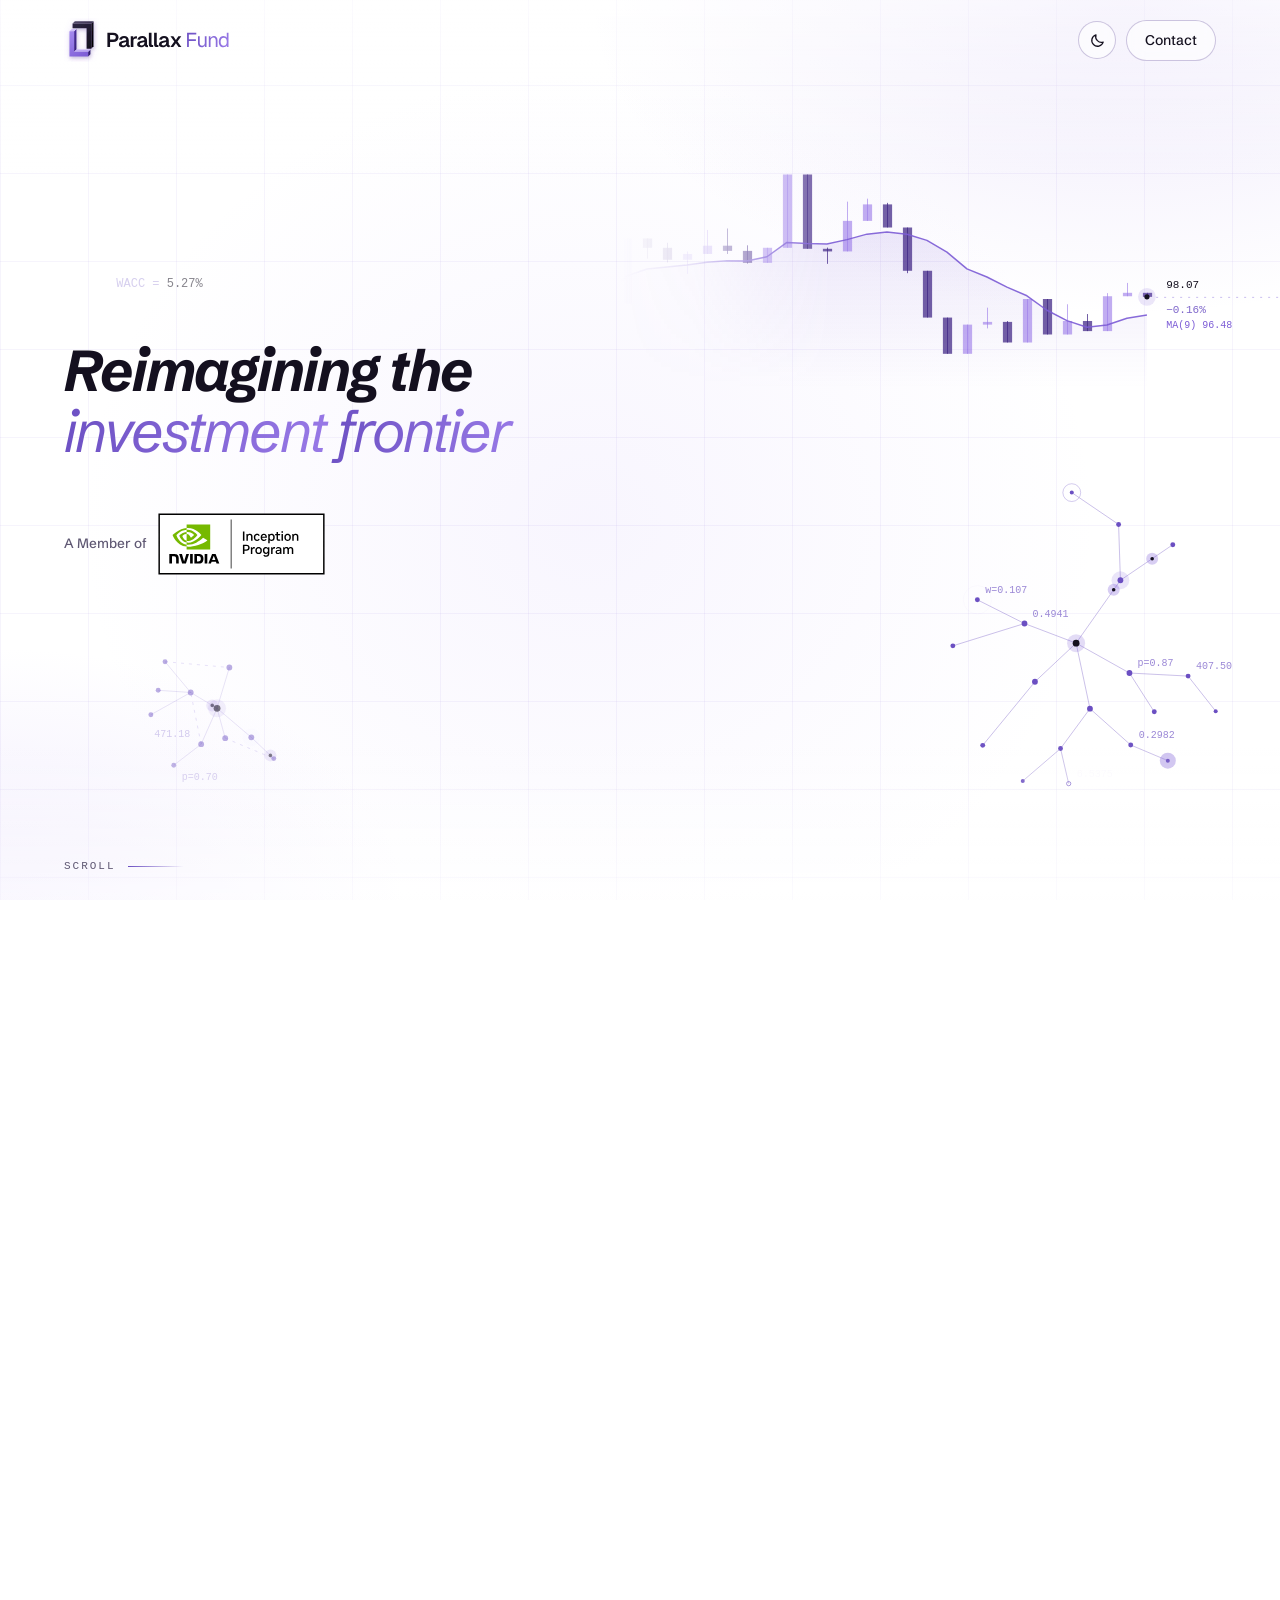
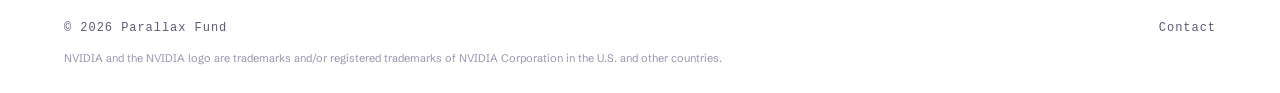
<file: index.html>
<!doctype html>
<html lang="en" class="no-js">
<head>
  <meta charset="utf-8">
  <meta name="viewport" content="width=device-width, initial-scale=1">
  <title>Parallax Fund</title>
  <meta name="description" content="Parallax Fund — Reimagining the investment frontier">
  <meta name="theme-color" content="#000000">
  <link rel="icon" type="image/svg+xml" href="assets/parallax-fund-mark.svg" media="(prefers-color-scheme: dark)">
  <link rel="icon" type="image/svg+xml" href="assets/parallax-fund-mark-light.svg" media="(prefers-color-scheme: light)">
  <link rel="apple-touch-icon" href="assets/parallax-fund-mark-on-black.png">
  <link rel="preconnect" href="https://fonts.googleapis.com">
  <link rel="preconnect" href="https://fonts.gstatic.com" crossorigin>
  <link href="https://fonts.googleapis.com/css2?family=Schibsted+Grotesk:ital,wght@0,400;0,500;0,700;1,400;1,700&display=swap" rel="stylesheet">
  <link rel="stylesheet" href="styles.css">
  <script>
    // Set before first paint: the colour theme (a saved choice, else the device's
    // setting) and "zoom-on", which turns the front page into a pinned, scroll-driven
    // zoom and is withdrawn if the script that drives it never starts.
    (function () {
      var root = document.documentElement;
      var theme = null;
      try { theme = localStorage.getItem("theme"); } catch (e) {}
      if (theme !== "light" && theme !== "dark") {
        theme = window.matchMedia("(prefers-color-scheme: light)").matches ? "light" : "dark";
      }
      root.setAttribute("data-theme", theme);
      var still = window.matchMedia("(prefers-reduced-motion: reduce)").matches;
      root.className = "js" + (!still && window.innerHeight >= 520 ? " zoom-on" : "");
      window.addEventListener("load", function () {
        if (!window.__zoomReady) root.classList.remove("zoom-on");
      });
    })();
  </script>
</head>
<body class="page-home">
  <canvas id="bg" class="bg" data-side="right" aria-hidden="true"></canvas>
  <div class="scrim" aria-hidden="true"></div>

  <header class="site-header">
    <a class="brand" href="index.html" aria-label="Parallax Fund — home">
      <img class="brand__mark on-dark" src="assets/parallax-fund-mark.svg" alt="" width="90" height="112">
      <img class="brand__mark on-light" src="assets/parallax-fund-mark-light.svg" alt="" width="90" height="112">
      <span class="brand__word">
        <img class="on-dark" src="assets/parallax-fund-wordmark.svg" alt="" width="780" height="104">
        <img class="on-light" src="assets/parallax-fund-wordmark-light.svg" alt="" width="780" height="104">
      </span>
    </a>
    <nav class="site-nav" aria-label="Primary">
      <button class="theme-toggle" id="theme-toggle" type="button" aria-label="Switch to light mode">
        <svg class="icon-sun" viewBox="0 0 24 24" fill="none" stroke="currentColor" stroke-width="1.8" stroke-linecap="round" aria-hidden="true"><circle cx="12" cy="12" r="4.2"/><path d="M12 2.5v2.4M12 19.1v2.4M2.5 12h2.4M19.1 12h2.4M5.3 5.3 7 7M17 17l1.7 1.7M18.7 5.3 17 7M7 17l-1.7 1.7"/></svg>
        <svg class="icon-moon" viewBox="0 0 24 24" fill="none" stroke="currentColor" stroke-width="1.8" stroke-linecap="round" stroke-linejoin="round" aria-hidden="true"><path d="M20 14.2A8.2 8.2 0 0 1 9.8 4 8.2 8.2 0 1 0 20 14.2Z"/></svg>
      </button>
      <a class="nav-link" href="contact.html">Contact</a>
    </nav>
  </header>

  <main>
    <div class="zoom" id="zoom">
    <div class="zoom__stage">
    <section class="hero" aria-label="Introduction">
      <div class="wrap">
        <h1 class="visually-hidden">Parallax Fund</h1>

        <div class="phrases" id="phrases">
          <p class="phrase is-active">
            <span class="phrase__line phrase__line--a">Reimagining the</span>
            <span class="phrase__line phrase__line--b">investment frontier</span>
          </p>
          <p class="phrase" aria-hidden="true">
            <span class="phrase__line phrase__line--a">No black boxes,</span>
            <span class="phrase__line phrase__line--b">just reasoning</span>
          </p>
          <p class="phrase" aria-hidden="true">
            <span class="phrase__line phrase__line--a">Beyond intuition,</span>
            <span class="phrase__line phrase__line--b">into intelligence</span>
          </p>
        </div>

        <div class="hero__foot">
          <!-- NVIDIA Inception membership. This is NVIDIA's official Inception Program
               badge from the member portal's brand kit, used unaltered: full-colour
               version, with its own white panel, frame and built-in clear space.
               Do not recolour, crop, restyle or redraw it. -->
          <p class="membership">
            <span>A Member of</span>
            <img class="membership__badge" src="assets/nvidia-inception-program-badge-rgb-for-screen.svg" alt="NVIDIA Inception Program" width="185" height="80">
          </p>
        </div>
      </div>

      <a class="scroll-cue" href="#principles"><span>Scroll</span><i aria-hidden="true"></i></a>
    </section>

    <section class="statements" id="principles" aria-labelledby="build-title">
      <div class="wrap">
        <h2 class="statements__eyebrow" id="build-title">What we build</h2>
        <ol class="statements__list">
          <li data-reveal style="--w0: 0%; --w1: 72%; --b0: 0%; --b1: 44%">
            <span class="statements__num">01</span>
            <div class="statements__body">
              <span class="candle" aria-hidden="true"><i class="candle__wick"></i><i class="candle__body"></i></span>
              <h3>Novel research engines</h3>
              <p>AI systems that surface emerging themes and develop them into complete, sourced investment theses.</p>
            </div>
          </li>
          <li data-reveal style="--w0: 14%; --w1: 90%; --b0: 28%; --b1: 72%">
            <span class="statements__num">02</span>
            <div class="statements__body">
              <span class="candle" aria-hidden="true"><i class="candle__wick"></i><i class="candle__body"></i></span>
              <h3>Investment pipelines</h3>
              <p>Review, risk and execution in one process, built to act quickly on a perceived edge.</p>
            </div>
          </li>
          <li data-reveal style="--w0: 30%; --w1: 100%; --b0: 56%; --b1: 100%">
            <span class="statements__num">03</span>
            <div class="statements__body">
              <span class="candle" aria-hidden="true"><i class="candle__wick"></i><i class="candle__body"></i></span>
              <h3>Reasoning on the record</h3>
              <p>Every thesis is challenged before it moves forward, with its reasoning written out to be examined.</p>
            </div>
          </li>
        </ol>
      </div>
    </section>

    <section class="cta" aria-label="Contact">
      <div class="wrap" data-reveal>
        <h2><strong>Interested?</strong> <em>Let’s talk.</em></h2>
        <a class="btn" href="contact.html">Contact us <span class="btn__arrow" aria-hidden="true">→</span></a>
      </div>
    </section>
    </div>
    </div>
  </main>

  <footer class="site-footer">
    <span>© 2026 Parallax Fund</span>
    <a href="contact.html">Contact</a>
    <p class="site-footer__legal">NVIDIA and the NVIDIA logo are trademarks and/or registered trademarks of NVIDIA Corporation in the U.S. and other countries.</p>
  </footer>

  <script src="js/background.js" defer></script>
  <script src="js/site.js" defer></script>
</body>
</html>
</file>
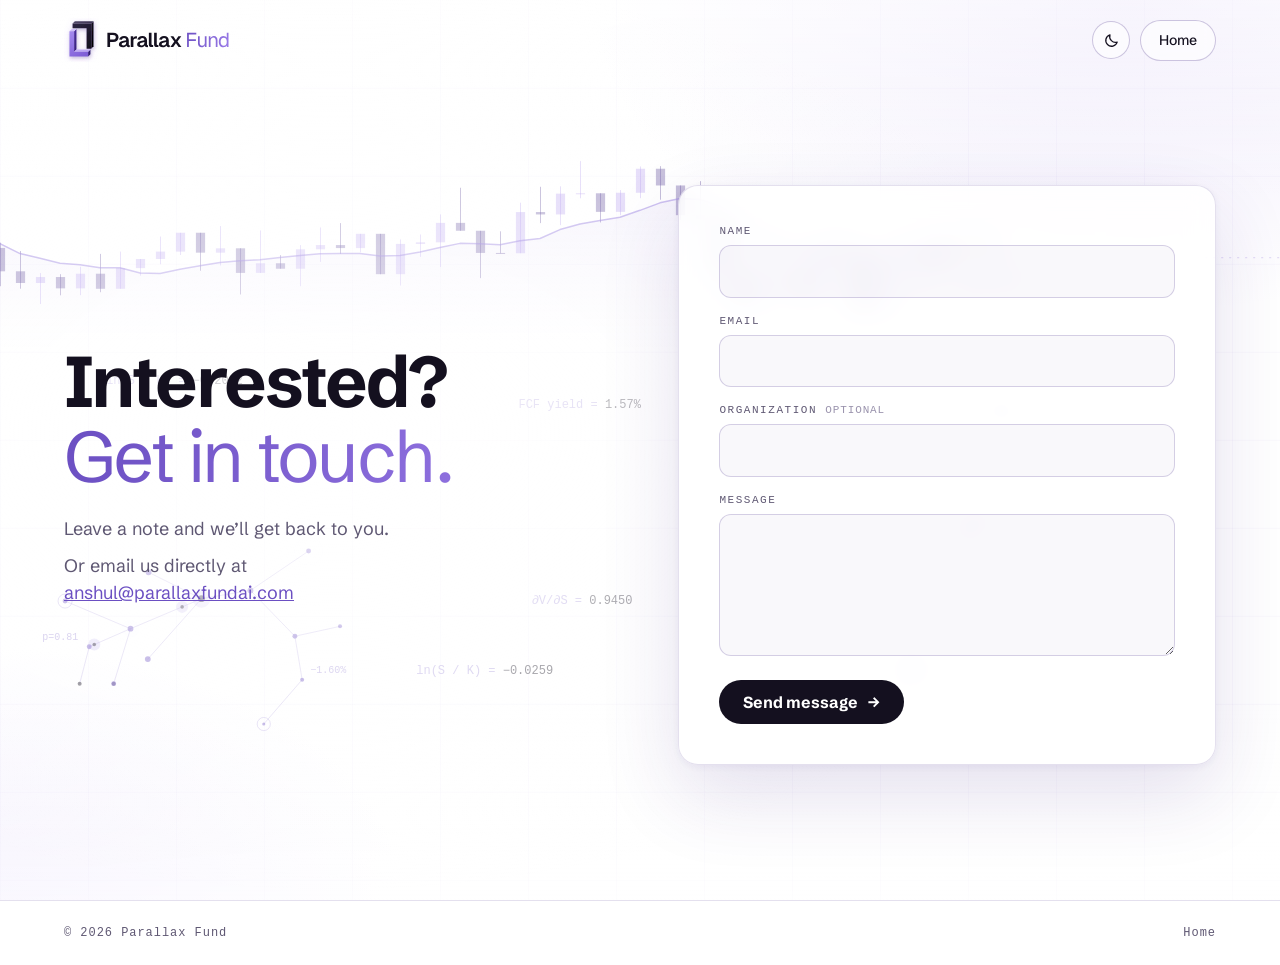
<file: contact.html>
<!doctype html>
<html lang="en" class="no-js">
<head>
  <meta charset="utf-8">
  <meta name="viewport" content="width=device-width, initial-scale=1">
  <title>Contact — Parallax Fund</title>
  <meta name="description" content="Interested in Parallax Fund? Get in touch.">
  <meta name="theme-color" content="#000000">
  <link rel="icon" type="image/svg+xml" href="assets/parallax-fund-mark.svg" media="(prefers-color-scheme: dark)">
  <link rel="icon" type="image/svg+xml" href="assets/parallax-fund-mark-light.svg" media="(prefers-color-scheme: light)">
  <link rel="apple-touch-icon" href="assets/parallax-fund-mark-on-black.png">
  <link rel="preconnect" href="https://fonts.googleapis.com">
  <link rel="preconnect" href="https://fonts.gstatic.com" crossorigin>
  <link href="https://fonts.googleapis.com/css2?family=Schibsted+Grotesk:ital,wght@0,400;0,500;0,700;1,400;1,700&display=swap" rel="stylesheet">
  <link rel="stylesheet" href="styles.css">
  <script>
    // Set before first paint: the colour theme (a saved choice, else the device's setting).
    (function () {
      var root = document.documentElement;
      root.className = "js";
      var theme = null;
      try { theme = localStorage.getItem("theme"); } catch (e) {}
      if (theme !== "light" && theme !== "dark") {
        theme = window.matchMedia("(prefers-color-scheme: light)").matches ? "light" : "dark";
      }
      root.setAttribute("data-theme", theme);
    })();
  </script>
</head>
<body class="page-contact">
  <canvas id="bg" class="bg" data-intensity="0.6" aria-hidden="true"></canvas>
  <div class="scrim" aria-hidden="true"></div>

  <header class="site-header">
    <a class="brand" href="index.html" aria-label="Parallax Fund — home">
      <img class="brand__mark on-dark" src="assets/parallax-fund-mark.svg" alt="" width="90" height="112">
      <img class="brand__mark on-light" src="assets/parallax-fund-mark-light.svg" alt="" width="90" height="112">
      <span class="brand__word">
        <img class="on-dark" src="assets/parallax-fund-wordmark.svg" alt="" width="780" height="104">
        <img class="on-light" src="assets/parallax-fund-wordmark-light.svg" alt="" width="780" height="104">
      </span>
    </a>
    <nav class="site-nav" aria-label="Primary">
      <button class="theme-toggle" id="theme-toggle" type="button" aria-label="Switch to light mode">
        <svg class="icon-sun" viewBox="0 0 24 24" fill="none" stroke="currentColor" stroke-width="1.8" stroke-linecap="round" aria-hidden="true"><circle cx="12" cy="12" r="4.2"/><path d="M12 2.5v2.4M12 19.1v2.4M2.5 12h2.4M19.1 12h2.4M5.3 5.3 7 7M17 17l1.7 1.7M18.7 5.3 17 7M7 17l-1.7 1.7"/></svg>
        <svg class="icon-moon" viewBox="0 0 24 24" fill="none" stroke="currentColor" stroke-width="1.8" stroke-linecap="round" stroke-linejoin="round" aria-hidden="true"><path d="M20 14.2A8.2 8.2 0 0 1 9.8 4 8.2 8.2 0 1 0 20 14.2Z"/></svg>
      </button>
      <a class="nav-link" href="index.html">Home</a>
    </nav>
  </header>

  <main>
    <section class="contact">
      <div class="wrap contact__grid">
        <div class="contact__intro">
          <h1><strong>Interested?</strong> <em>Get in touch.</em></h1>
          <p>Leave a note and we’ll get back to you.</p>
          <p class="contact__direct" id="contact-direct" hidden>
            Or email us directly at <a id="contact-direct-link" href="#"></a>
          </p>
        </div>

        <form class="form" id="contact-form">
          <div class="field">
            <label for="f-name">Name</label>
            <input id="f-name" name="name" type="text" autocomplete="name" required>
          </div>
          <div class="field">
            <label for="f-email">Email</label>
            <input id="f-email" name="email" type="email" autocomplete="email" required>
          </div>
          <div class="field">
            <label for="f-org">Organization <span class="field__opt">optional</span></label>
            <input id="f-org" name="organization" type="text" autocomplete="organization">
          </div>
          <div class="field">
            <label for="f-msg">Message</label>
            <textarea id="f-msg" name="message" rows="5" required></textarea>
          </div>
          <div class="form__foot">
            <button class="btn" type="submit">Send message <span class="btn__arrow" aria-hidden="true">→</span></button>
            <p class="form__status" id="form-status" role="status" aria-live="polite"></p>
          </div>
        </form>
      </div>
    </section>
  </main>

  <footer class="site-footer">
    <span>© 2026 Parallax Fund</span>
    <a href="index.html">Home</a>
  </footer>

  <script src="js/background.js" defer></script>
  <script src="js/site.js" defer></script>
</body>
</html>
</file>
<file: styles.css>
/* Parallax Fund — palette and type taken from the logo kit.
   Dark is the logo's own setting; the light theme maps the same violets onto
   white. A script in <head> sets data-theme on <html> before first paint. */
:root {
  color-scheme: dark;
  --bg: #000000;
  --bg-rgb: 0, 0, 0;
  --ink: #f5f2f8;        /* "Parallax" wordmark */
  --accent: #d3c4fa;     /* links and hovers */
  --grad-a: #9a7be8;     /* "Fund" gradient */
  --grad-b: #d3c4fa;
  --violet: #9a7be8;
  --mute: #9a93ad;
  --dim: #5f5873;
  --soft: #b7b0c9;       /* body copy */
  --hair: rgba(211, 196, 250, 0.16);
  --line: rgba(211, 196, 250, 0.3);
  --chip: rgba(0, 0, 0, 0.35);
  --glow-a: rgba(107, 79, 194, 0.22);
  --glow-b: rgba(63, 37, 133, 0.2);
  --glow-c: rgba(107, 79, 194, 0.07);    /* wash between the words and the figures */
  --btn-bg: #f5f2f8;
  --btn-fg: #0b0812;
  --btn-hover: #d3c4fa;
  --btn-hover-fg: #0b0812;
  --panel: rgba(9, 7, 15, 0.72);
  --panel-shadow: 0 30px 80px rgba(0, 0, 0, 0.6), 0 0 80px rgba(143, 108, 226, 0.08);
  --field: rgba(245, 242, 248, 0.04);
  --field-line: rgba(211, 196, 250, 0.18);
  --field-line-hover: rgba(211, 196, 250, 0.34);
  --wick: rgba(211, 196, 250, 0.5);

  --font: "Schibsted Grotesk", "Helvetica Neue", Helvetica, Arial, sans-serif;
  --mono: ui-monospace, "SF Mono", SFMono-Regular, Menlo, Consolas, monospace;

  --gutter: clamp(20px, 5vw, 64px);
  --stage-top: 96px;      /* padding of a pinned zoom section; js/site.js reads these */
  --stage-bottom: 72px;
  --brand-h: 44px;
  --ease: cubic-bezier(0.2, 0.8, 0.2, 1);
}

:root[data-theme="light"] {
  color-scheme: light;
  --bg: #ffffff;
  --bg-rgb: 255, 255, 255;
  --ink: #14101f;
  --accent: #6b4fc2;
  --grad-a: #6b4fc2;
  --grad-b: #9a7be8;
  --violet: #7c5cd6;
  --mute: #5f5873;
  --dim: #9a93ad;
  --soft: #4d4660;
  --hair: rgba(63, 37, 133, 0.14);
  --line: rgba(63, 37, 133, 0.26);
  --chip: rgba(255, 255, 255, 0.6);
  --glow-a: rgba(154, 123, 232, 0.16);
  --glow-b: rgba(211, 196, 250, 0.3);
  --glow-c: rgba(211, 196, 250, 0.16);
  --btn-bg: #14101f;
  --btn-fg: #ffffff;
  --btn-hover: #6b4fc2;
  --btn-hover-fg: #ffffff;
  --panel: rgba(255, 255, 255, 0.84);
  --panel-shadow: 0 30px 80px rgba(63, 37, 133, 0.14), 0 2px 10px rgba(63, 37, 133, 0.06);
  --field: rgba(63, 37, 133, 0.03);
  --field-line: rgba(63, 37, 133, 0.2);
  --field-line-hover: rgba(63, 37, 133, 0.4);
  --wick: rgba(63, 37, 133, 0.45);
}

*, *::before, *::after { box-sizing: border-box; }

html { scroll-behavior: smooth; -webkit-text-size-adjust: 100%; }

body {
  margin: 0;
  min-height: 100vh;
  background:
    radial-gradient(60% 50% at 88% 0%, var(--glow-a), transparent 70%),
    radial-gradient(45% 40% at 0% 100%, var(--glow-b), transparent 70%),
    var(--bg);
  background-attachment: fixed;
  color: var(--ink);
  font-family: var(--font);
  font-size: 17px;
  line-height: 1.5;
  -webkit-font-smoothing: antialiased;
  -moz-osx-font-smoothing: grayscale;
  overflow-x: hidden;
}

a { color: inherit; }
img { display: block; max-width: 100%; height: auto; }
p, h1, h2, ol { margin: 0; }
ol { padding: 0; list-style: none; }
strong { font-weight: 700; }
em {
  font-style: normal;
  font-weight: 400;
  background: linear-gradient(100deg, var(--grad-a), var(--grad-b));
  -webkit-background-clip: text;
  background-clip: text;
  color: transparent;
  padding-bottom: 0.24em;   /* room for descenders (g, y) inside the painted box */
}

:focus-visible { outline: 2px solid var(--accent); outline-offset: 3px; border-radius: 4px; }

.visually-hidden {
  position: absolute; width: 1px; height: 1px; margin: -1px; padding: 0;
  overflow: hidden; clip: rect(0 0 0 0); white-space: nowrap; border: 0;
}

.wrap { width: 100%; max-width: 1240px; margin: 0 auto; }

/* Artwork drawn for one theme only (the two versions of the logo). */
[data-theme="light"] .on-dark,
:root:not([data-theme="light"]) .on-light { display: none; }

/* ---------- Background ---------- */
.bg {
  position: fixed; inset: 0; z-index: 0;
  width: 100%; height: 100%;
  pointer-events: none;
}
.scrim {
  position: fixed; inset: 0; z-index: 1; pointer-events: none;
  background:
    radial-gradient(70% 60% at 26% 48%, rgba(var(--bg-rgb), 0.78), rgba(var(--bg-rgb), 0.3) 60%, transparent 85%),
    linear-gradient(to bottom, rgba(var(--bg-rgb), 0.55), transparent 22%, transparent 78%, rgba(var(--bg-rgb), 0.6));
}
.site-header, main, .site-footer { position: relative; z-index: 2; }

/* ---------- Header ---------- */
.site-header {
  position: fixed; top: 0; left: 0; right: 0; z-index: 10;
  display: flex; align-items: center; justify-content: space-between;
  padding: 18px var(--gutter);
  background: transparent;
  border-bottom: 1px solid transparent;
  transition: background 0.35s ease, border-color 0.35s ease, padding 0.35s var(--ease);
}
/* Once scrolled, the header becomes a solid bar so page content passes
   underneath it instead of running through the logo. */
.is-scrolled .site-header {
  padding-top: 10px; padding-bottom: 10px;
  background: var(--bg);
  border-bottom-color: var(--hair);
}
.brand { display: inline-flex; align-items: center; text-decoration: none; }
.brand__mark {
  height: var(--brand-h); width: auto;
  transition: transform 0.5s var(--ease);
}
.brand__word {
  display: inline-flex; overflow: hidden;
  max-width: 180px; margin-left: 8px;
  opacity: 1; transform: translateX(0);
  transition: max-width 0.55s cubic-bezier(0.6, 0, 0.2, 1), margin 0.55s cubic-bezier(0.6, 0, 0.2, 1),
              opacity 0.3s ease, transform 0.55s var(--ease);
}
.brand__word img { height: calc(var(--brand-h) * 0.37); width: auto; max-width: none; }

/* Once scrolled, the wordmark folds away and only the mark stays. */
.is-scrolled .brand__word {
  max-width: 0; margin-left: 0; opacity: 0; transform: translateX(-12px);
}
.is-scrolled .brand__mark { transform: scale(0.92); }

.site-nav { display: flex; align-items: center; gap: 10px; }
.nav-link, .theme-toggle {
  border: 1px solid var(--line);
  border-radius: 999px;
  background: var(--chip);
  -webkit-backdrop-filter: blur(8px); backdrop-filter: blur(8px);
  color: var(--ink);
  transition: border-color 0.25s, background 0.25s, color 0.25s;
}
.nav-link {
  display: inline-block;
  padding: 9px 18px;
  font-size: 14px; font-weight: 500; text-decoration: none;
}
.theme-toggle {
  display: inline-grid; place-items: center;
  width: 38px; height: 38px; padding: 0;
  cursor: pointer;
}
.theme-toggle svg { width: 17px; height: 17px; }
/* The button shows the theme it switches to. */
.theme-toggle .icon-moon,
[data-theme="light"] .theme-toggle .icon-sun { display: none; }
[data-theme="light"] .theme-toggle .icon-moon { display: block; }
.nav-link:hover, .theme-toggle:hover { border-color: var(--accent); background: rgba(154, 123, 232, 0.16); }

/* ---------- Buttons ---------- */
.btn {
  display: inline-flex; align-items: center; gap: 10px;
  padding: 14px 24px;
  border: 0; border-radius: 999px;
  background: var(--btn-bg); color: var(--btn-fg);
  font: 700 16px/1 var(--font); text-decoration: none; cursor: pointer;
  transition: background 0.25s, color 0.25s, transform 0.25s var(--ease), box-shadow 0.25s;
}
.btn:hover {
  background: var(--btn-hover); color: var(--btn-hover-fg);
  box-shadow: 0 0 0 6px rgba(154, 123, 232, 0.18), 0 10px 40px rgba(154, 123, 232, 0.35);
}
.btn:active { transform: scale(0.98); }
.btn__arrow { transition: transform 0.25s var(--ease); }
.btn:hover .btn__arrow { transform: translateX(4px); }

/* ---------- Hero ---------- */
.hero {
  position: relative;
  min-height: 100vh; min-height: 100svh;
  display: flex; align-items: center;
  padding: 120px var(--gutter) 110px;
}
.phrases { display: grid; }
.phrase {
  grid-area: 1 / 1;
  visibility: hidden;
  font-size: clamp(1.85rem, 6.4vw, 4.2rem);
  font-style: italic;
  line-height: 1.06;
  letter-spacing: -0.035em;
}
.phrase.is-active, .phrase.is-leaving { visibility: visible; }
.phrase__line { display: block; }
.phrase__line--a { font-weight: 700; color: var(--ink); }
.phrase__line--b { font-weight: 400; color: var(--accent); }

/* Each word is a clipping window its text rises through. The extra padding
   (cancelled by the negative margin) keeps descenders like "g" and the
   lean of the italic letters inside it. */
.word {
  display: inline-block; overflow: hidden; vertical-align: bottom;
  margin: -0.08em -0.14em -0.3em;
}
.word__inner {
  display: inline-block;
  padding: 0.08em 0.14em 0.3em;
  transform: translateY(125%);
  transition: none;
}
.phrase__line--b .word__inner {
  background: linear-gradient(100deg, var(--grad-a), var(--grad-b));
  -webkit-background-clip: text; background-clip: text;
  color: transparent;
}
.phrase.is-active .word__inner {
  transform: translateY(0);
  transition: transform 0.85s var(--ease);
  transition-delay: calc(var(--i, 0) * 55ms);
}
.phrase.is-leaving .word__inner {
  transform: translateY(-125%);
  transition: transform 0.5s cubic-bezier(0.6, 0, 0.8, 0.2);
  transition-delay: calc(var(--i, 0) * 25ms);
}

.hero__foot {
  display: flex; flex-wrap: wrap; align-items: center; gap: 14px 22px;
  margin-top: clamp(26px, 4.6vh, 48px);
}
/* NVIDIA Inception membership: NVIDIA's official badge with a short caption.
   The badge is used exactly as supplied. It carries its own white panel and
   frame, and its artboard includes the clear space, so it is sized by the
   artboard and gets no background, border, filter, shadow, opacity or
   transform of ours. The caption sits outside that clear space. */
.membership {
  display: inline-flex; align-items: center; gap: 2px;
  font-size: 13.5px; font-weight: 500; line-height: 1; color: var(--mute); white-space: nowrap;
}
.membership__badge { height: 80px; width: auto; max-width: none; flex: none; }

.scroll-cue {
  position: absolute; left: var(--gutter); bottom: 28px;
  display: inline-flex; align-items: center; gap: 12px;
  font: 500 11px/1 var(--mono); letter-spacing: 0.18em; text-transform: uppercase;
  color: var(--mute); text-decoration: none;
  transition: opacity 0.4s, color 0.25s;
}
.scroll-cue:hover { color: var(--accent); }
.scroll-cue i {
  display: block; width: 56px; height: 1px;
  background: linear-gradient(90deg, var(--accent), transparent);
  transform-origin: left; animation: cue 2.4s ease-in-out infinite;
}
@keyframes cue { 0%, 100% { transform: scaleX(0.35); opacity: 0.5; } 50% { transform: scaleX(1); opacity: 1; } }
.is-scrolled .scroll-cue { opacity: 0; pointer-events: none; }

/* ---------- Statements ---------- */
.statements { padding: clamp(72px, 14vh, 160px) var(--gutter); }
.statements__eyebrow {
  margin-bottom: clamp(14px, 2.6vh, 28px);
  font: 500 12px/1 var(--mono); letter-spacing: 0.18em; text-transform: uppercase;
  color: var(--mute);
}
/* Each item is drawn as a horizontal candlestick: a thin wick for its full
   range and a thick body for its core, stepping to the right from one item to
   the next. --w0/--w1 and --b0/--b1 (set per item in the HTML) are where the
   wick and the body start and end; --draw (0 to 1) is how much is drawn. */
.statements__list li {
  display: grid; grid-template-columns: clamp(48px, 8vw, 110px) 1fr; align-items: start;
  padding: clamp(12px, 2.6vh, 28px) 0;
}
.statements__num { font: 500 13px/18px var(--mono); letter-spacing: 0.1em; color: var(--violet); }
.candle { position: relative; display: block; height: 18px; margin-bottom: clamp(10px, 1.8vh, 16px); }
.candle__wick, .candle__body {
  position: absolute;
  transform: scaleX(var(--draw, 1)); transform-origin: left center;
}
.candle__wick {
  top: 4px; bottom: 4px;
  left: var(--w0); width: calc(var(--w1) - var(--w0));
  /* the line itself, with a short cap at each end */
  background:
    linear-gradient(var(--wick), var(--wick)) left center / 100% 1px no-repeat,
    linear-gradient(var(--wick), var(--wick)) left center / 1px 100% no-repeat,
    linear-gradient(var(--wick), var(--wick)) right center / 1px 100% no-repeat;
}
.candle__body {
  top: 1px; bottom: 1px;
  left: var(--b0); width: calc(var(--b1) - var(--b0));
  border-radius: 3px;
  background: linear-gradient(90deg, var(--grad-a), var(--grad-b));
}
.js [data-reveal] .candle__wick { transition: transform 0.9s var(--ease) 0.1s; }
.js [data-reveal] .candle__body { transition: transform 0.9s var(--ease) 0.3s; }
.js [data-reveal]:not(.is-visible) { --draw: 0; }
.statements__list h3 {
  margin: 0;
  font-size: clamp(1.4rem, 3.1vw, 2.5rem);
  font-weight: 700; line-height: 1.12; letter-spacing: -0.03em;
}
.statements__list p {
  margin-top: clamp(6px, 1.2vh, 12px);
  max-width: 54ch;
  font-size: clamp(0.95rem, 1.35vw, 1.15rem);
  line-height: 1.5;
  color: var(--soft);
}

/* ---------- CTA ---------- */
.cta { padding: clamp(72px, 16vh, 180px) var(--gutter) clamp(96px, 20vh, 220px); }
.cta h2 {
  font-size: clamp(2.05rem, 7.1vw, 6rem);
  line-height: 1.04; letter-spacing: -0.035em;
  margin-bottom: clamp(28px, 5vh, 48px);
}
.cta h2 strong, .cta h2 em { display: block; }
.cta h2 em { margin-bottom: -0.24em; }

/* ---------- Scroll zoom (front page) ----------
   With "zoom-on" set, the three sections are stacked in a stage that stays
   pinned to the viewport while the page scrolls through a tall track.
   js/site.js turns scroll position into scale and opacity: the current
   section flies toward the viewer and the next one expands out of the centre.
   Without the class the sections simply follow one another down the page. */
.zoom-on .zoom { height: calc((1 + var(--zoom-span, 2.55)) * 100vh); }
.zoom-on .zoom__stage {
  position: sticky; top: 0;
  height: 100vh; height: 100svh;
  overflow: hidden;
}
.zoom-on .zoom__stage > section {
  position: absolute; inset: 0;
  display: flex; align-items: center;
  min-height: 0;
  padding: var(--stage-top) var(--gutter) var(--stage-bottom);
  transform-origin: 50% 50%;
  will-change: transform, opacity;
}
.zoom-on .zoom__stage > section:not(:first-child) { opacity: 0; visibility: hidden; }
.zoom-on .zoom [data-reveal] { opacity: 1; transform: none; transition: none; }
.zoom-on .zoom .statements__list li { will-change: transform, opacity; }
.zoom-on .zoom .candle i { transition: none; }   /* js/site.js draws them with the scroll */
.zoom-on .bg { transform-origin: 50% 50%; }

/* ---------- Front page, wide screens: words on the left, figures on the right ---------- */
@media (min-width: 900px) {
  /* A wide, soft wash across the middle joins the two halves of the page. */
  .page-home {
    background:
      radial-gradient(60% 50% at 88% 0%, var(--glow-a), transparent 70%),
      radial-gradient(45% 40% at 0% 100%, var(--glow-b), transparent 70%),
      radial-gradient(55% 70% at 46% 58%, var(--glow-c), transparent 72%),
      var(--bg);
    background-attachment: fixed;
  }
  /* js/background.js (data-side on the canvas) keeps the figures to the right;
     nothing sits behind the words, so only the edge fades remain. */
  .page-home .scrim {
    background: linear-gradient(to bottom, rgba(var(--bg-rgb), 0.55), transparent 20%, transparent 82%, rgba(var(--bg-rgb), 0.6));
  }
  .page-home .zoom .wrap { padding-right: 46%; }
  .page-home .phrase { font-size: clamp(2.2rem, 4.5vw, 4.2rem); }
  .page-home .cta h2 { font-size: clamp(2.2rem, 4.8vw, 4.6rem); }
  .page-home .statements__list li { grid-template-columns: clamp(40px, 4vw, 64px) 1fr; }
  .page-home .statements__list h3 { font-size: clamp(1.3rem, 2.2vw, 2rem); }
  .page-home .statements__list p { font-size: clamp(0.95rem, 1.2vw, 1.08rem); }
  /* Sections grow and leave around the middle of the column of words. */
  .zoom-on .page-home .zoom__stage > section { transform-origin: 27% 50%; }
}

/* ---------- Reveal on scroll ---------- */
.js [data-reveal] {
  opacity: 0; transform: translateY(28px);
  transition: opacity 0.9s ease, transform 0.9s var(--ease);
}
.js [data-reveal].is-visible { opacity: 1; transform: none; }

/* ---------- Contact ---------- */
.contact {
  min-height: 100vh; min-height: 100svh;
  display: flex; align-items: center;
  padding: 130px var(--gutter) 80px;
}
.contact__grid {
  display: grid; gap: clamp(36px, 6vw, 96px);
  grid-template-columns: minmax(0, 1fr) minmax(0, 1fr); align-items: center;
}
.contact__intro h1 {
  font-size: clamp(2.05rem, 5.6vw, 4.6rem);
  line-height: 1.04; letter-spacing: -0.035em;
  margin-bottom: 22px;
}
.contact__intro h1 strong, .contact__intro h1 em { display: block; }
.contact__intro h1 em { margin-bottom: -0.24em; }
.contact__intro p { color: var(--mute); font-size: 18px; max-width: 34ch; }
.contact__direct { margin-top: 10px; }
.contact__direct a { color: var(--accent); }

.form {
  display: grid; gap: 18px;
  padding: clamp(22px, 3.4vw, 40px);
  border: 1px solid var(--hair); border-radius: 20px;
  background: var(--panel);
  -webkit-backdrop-filter: blur(14px); backdrop-filter: blur(14px);
  box-shadow: var(--panel-shadow);
}
.field { display: grid; gap: 8px; }
.field label {
  font: 500 11px/1 var(--mono); letter-spacing: 0.14em; text-transform: uppercase;
  color: var(--mute);
}
.field__opt { color: var(--dim); letter-spacing: 0.08em; }
.field input, .field textarea {
  width: 100%;
  padding: 14px 16px;
  border: 1px solid var(--field-line); border-radius: 12px;
  background: var(--field);
  color: var(--ink); font: 400 16px/1.4 var(--font);
  transition: border-color 0.2s, box-shadow 0.2s, background 0.2s;
}
.field textarea { resize: vertical; min-height: 120px; }
.field input:hover, .field textarea:hover { border-color: var(--field-line-hover); }
.field input:focus, .field textarea:focus {
  outline: none; border-color: var(--violet);
  background: rgba(154, 123, 232, 0.07);
  box-shadow: 0 0 0 3px rgba(154, 123, 232, 0.25);
}
.form__foot { display: flex; flex-wrap: wrap; align-items: center; gap: 14px 20px; margin-top: 6px; }
.form__status { color: var(--accent); font-size: 14px; }

/* ---------- Footer ---------- */
.site-footer {
  display: flex; justify-content: space-between; align-items: center; gap: 16px;
  padding: 26px var(--gutter);
  border-top: 1px solid var(--hair);
  font: 500 12px/1 var(--mono); letter-spacing: 0.08em; color: var(--mute);
}
.site-footer a { text-decoration: none; }
.site-footer { flex-wrap: wrap; }
.site-footer__legal {
  flex-basis: 100%;
  font: 400 11px/1.5 var(--font); letter-spacing: 0; color: var(--dim);
}
.site-footer a:hover { color: var(--accent); }

/* ---------- Small screens ---------- */
@media (max-width: 820px) {
  :root { --brand-h: 38px; --stage-top: 76px; --stage-bottom: 40px; }
  .contact { align-items: flex-start; }
  .contact__grid { grid-template-columns: 1fr; }
  .scrim {
    background:
      radial-gradient(120% 55% at 40% 46%, rgba(var(--bg-rgb), 0.8), rgba(var(--bg-rgb), 0.35) 65%, transparent 95%),
      linear-gradient(to bottom, rgba(var(--bg-rgb), 0.55), transparent 22%, transparent 78%, rgba(var(--bg-rgb), 0.6));
  }
}

/* ---------- Reduced motion ---------- */
@media (prefers-reduced-motion: reduce) {
  html { scroll-behavior: auto; }
  .word__inner { transform: none !important; opacity: 0; transition: none; }
  .phrase.is-active .word__inner { opacity: 1; transition: opacity 0.5s ease; transition-delay: 0s; }
  .phrase.is-leaving .word__inner { opacity: 0; transition: opacity 0.3s ease; transition-delay: 0s; }
  .js [data-reveal] { opacity: 1; transform: none; transition: none; }
  .js [data-reveal]:not(.is-visible) { --draw: 1; }
  .js [data-reveal] .candle i { transition: none; }
  .scroll-cue i { animation: none; }
  .brand__word, .brand__mark { transition-duration: 0.01s; }
}
</file>
